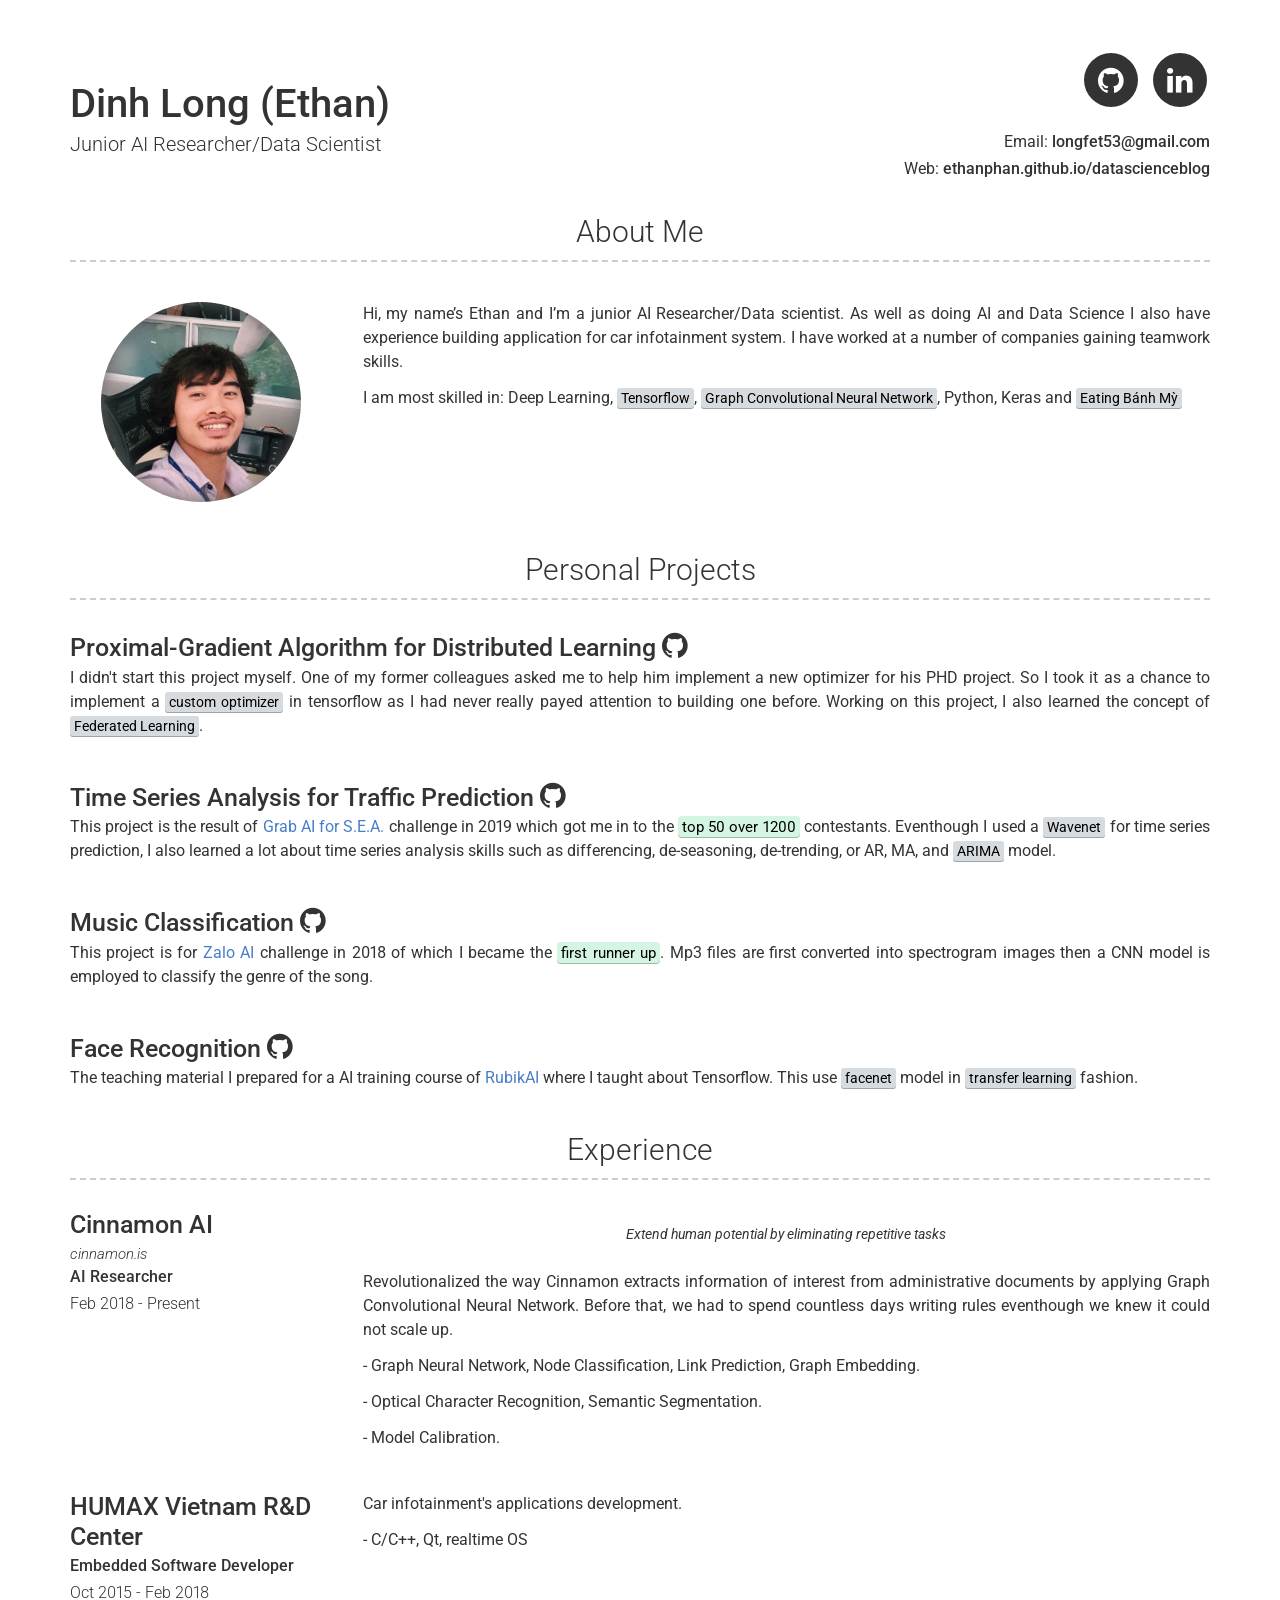
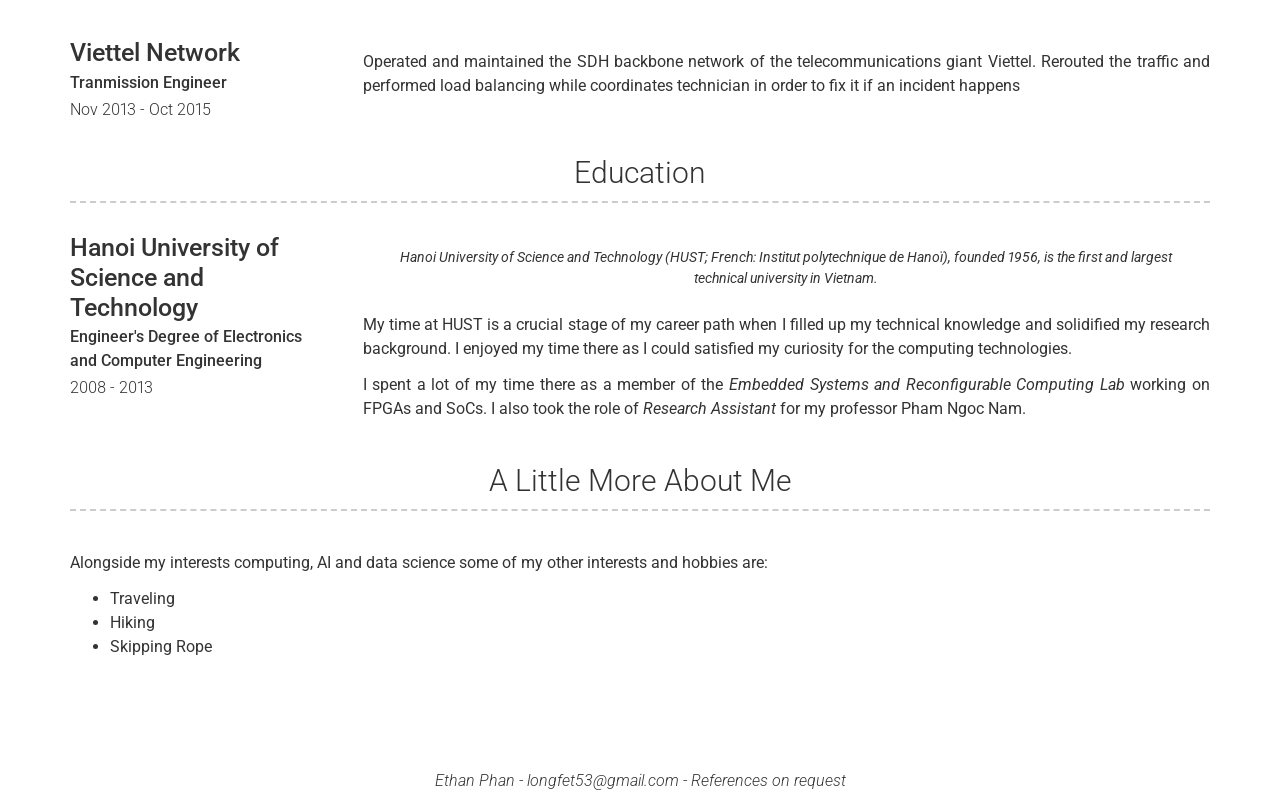
<file: index.htm>
<!DOCTYPE html>
<html lang=" en " class="ethan_phan_github_io">

<head>
    <meta http-equiv="Content-Type" content="text/html; charset=UTF-8">

    <meta http-equiv="X-UA-Compatible" content="IE=edge">
    <meta name="viewport" content="width=device-width, initial-scale=1">

    <title>Ethan Phan | Junior AI Researcher/Data Scientist</title>
    <link rel="stylesheet" href="./main.css">
    <link rel="shortcut icon" type="image/x-icon" href="https://sproogen.github.io/modern-resume-theme/">
</head>

<body data-gr-c-s-loaded="true">
    <div class="container header-contianer">
        <div class="row">
            <div class="col-xs-12 col-sm-6 col-md-6 col-lg-8 header-left">
                <h1>Dinh Long (Ethan)</h1>
                <h2>Junior AI Researcher/Data Scientist</h2>
            </div>
            <div class="col-xs-12 col-sm-6 col-md-6 col-lg-4 header-right">
                <ul class="icons no-print">
                    <li>
                        <a target="_blank" href="https://github.com/EthanPhan" class="button button--sacnite button--round-l">
                            <i class="fa fa-github" title="Github link"></i>
                        </a>
                    </li>
                    <li>
                        <a target="_blank" href="https://www.linkedin.com/in/long-phan-14300731/" class="button button--sacnite button--round-l">
                            <i class="fa fa-linkedin" title="Linkedin link"></i>
                        </a>
                    </li>
                </ul>
                <p>
                    Email: <a href="longfet53@gmail.com" target="_blank">longfet53@gmail.com</a>
                </p>
                <p>
                  Web:
                  <a href="https://ethanphan.github.io/datascienceblog/" target="_blank" class="">ethanphan.github.io/datascienceblog</a>
                </p>
            </div>
        </div>
    </div>
    <main class="page-content" aria-label="Content">
        <div class="wrapper">
            <div class="container intro-container">
                <h3>About Me</h3>
                <div class="row clearfix">
                    <div class="col-xs-12 col-sm-4 col-md-3 no-print">
                        <span class="profile-img" style="background-image: url(./images/profile.png)">
      </span></div>
                    <div class="col-xs-12 col-sm-8 col-md-9 col-print-12">
                        <p>Hi, my name’s Ethan and I’m a junior AI Researcher/Data scientist. As well as doing AI and Data Science I also have experience building application for car infotainment system. I have worked at a number of companies gaining teamwork skills.</p>

                        <p>I am most skilled in:
                          Deep Learning,
                          <mark>Tensorflow</mark>,
                          <mark>Graph Convolutional Neural Network</mark>,
                          Python,
                          Keras and
                          <mark>Eating Bánh Mỳ</mark>
                        </p>

                    </div>
                </div>
            </div>
            <div class="container projects-container">
                <h3>Personal Projects</h3>

                <div class="row clearfix layout layout-top-middle">
                    <div class="col-xs-12 col-print-12 details">
                      <h4>Proximal-Gradient Algorithm for Distributed Learning    <a href="https://github.com/EthanPhan/FederatedLearningWithSVRG" target="_blank">
                                <i class="fa fa-github" title="Federated Learning With SVRG Github link"></i>
                            </a></h4>

                    </div>
                    <div class="col-xs-12 col-print-12">
                        <p>I didn't start this project myself. One of my former colleagues asked me to help him implement a new optimizer for his PHD project. So I took it as a chance to implement a <mark>custom optimizer</mark> in tensorflow as I had never really payed attention to building one before. Working on this project, I also learned the concept of <mark>Federated Learning</mark>.</p>

                    </div>

                </div>

                <div class="row clearfix layout layout-top-middle">
                    <div class="col-xs-12 col-print-12 details">
                      <h4>Time Series Analysis for Traffic Prediction    <a href="https://github.com/EthanPhan/traffic-management" target="_blank">
                                <i class="fa fa-github" title="traffic management project Github link"></i>
                            </a></h4>
                    </div>
                    <div class="col-xs-12 col-print-12">
                      <p>This project is the result of <a href="https://www.aiforsea.com" target="_blank">Grab AI for S.E.A.</a> challenge in 2019 which got me in to the <achieve>top 50 over 1200</achieve> contestants. Eventhough I used a <mark>Wavenet</mark> for time series prediction, I also learned a lot about time series analysis skills such as differencing, de-seasoning, de-trending, or AR, MA, and <mark>ARIMA</mark> model.
                      </p>

                    </div>
                </div>

                <div class="row clearfix layout layout-top-middle">
                    <div class="col-xs-12 col-print-12 details">
                      <h4>Music Classification <a href="https://github.com/EthanPhan/" target="_blank">
                                <i class="fa fa-github" title="music classification project Github link"></i>
                            </a></h4>
                    </div>
                    <div class="col-xs-12 col-print-12">
                      <p>This project is for <a href="https://challenge.zalo.ai" target="_blank">Zalo AI</a> challenge in 2018 of which I became the <achieve>first runner up</achieve>. Mp3 files are first converted into spectrogram images then a CNN model is employed to classify the genre of the song.
                      </p>

                    </div>
                </div>

                <div class="row clearfix layout layout-top-middle">
                    <div class="col-xs-12 col-print-12 details">
                      <h4>Face Recognition <a href="https://github.com/EthanPhan/face_recognition" target="_blank">
                                <i class="fa fa-github" title="face recognition project Github link"></i>
                            </a></h4>

                    </div>
                    <div class="col-xs-12 col-print-12">
                      <p>The teaching material I prepared for a AI training course of <a href="https://www.rubikai.com" target="_blank">RubikAI</a> where I taught about Tensorflow. This use <mark>facenet</mark> model in <mark>transfer learning</mark> fashion.
                      </p>

                    </div>
                </div>

            </div>

            <div class="container experience-container">
                <h3>Experience</h3>

                <div class="row clearfix layout layout-left">
                    <div class="col-xs-12 col-sm-4 col-md-3 col-print-12 details">
                        <h4>Cinnamon AI</h4>
                        <a href="http://cinnamon.is/en/" target="_blank" class="link">cinnamon.is</a>
                        <p><b>AI Researcher</b></p>
                        <p>Feb 2018 - Present</p>
                    </div>
                    <div class="col-xs-12 col-sm-8 col-md-9 col-print-12">
                        <p class="quote">Extend human potential by eliminating repetitive tasks
                        </p>
                        <p>Revolutionalized the way Cinnamon extracts information of interest from administrative documents by applying Graph Convolutional Neural Network. Before that, we had to spend countless days writing rules eventhough we knew it could not scale up.
                        </p>

                        <p>- Graph Neural Network, Node Classification, Link Prediction, Graph Embedding.</p>
                        <p>- Optical Character Recognition, Semantic Segmentation.</p>
                        <p>- Model Calibration.</p>

                    </div>
                </div>

                <div class="row clearfix layout layout-left">
                    <div class="col-xs-12 col-sm-4 col-md-3 col-print-12 details">
                        <h4>HUMAX Vietnam R&D Center</h4>
                        <p><b>Embedded Software Developer</b></p>
                        <p>Oct 2015 - Feb 2018</p>
                    </div>
                    <div class="col-xs-12 col-sm-8 col-md-9 col-print-12">
                        <p>Car infotainment's applications development.</p>

                        <p>- C/C++, Qt, realtime OS</p>

                    </div>
                </div>

                <div class="row clearfix layout layout-left">
                    <div class="col-xs-12 col-sm-4 col-md-3 col-print-12 details">
                        <h4>Viettel Network</h4>
                        <p><b>Tranmission Engineer</b></p>
                        <p>Nov 2013 - Oct 2015</p>
                    </div>
                    <div class="col-xs-12 col-sm-8 col-md-9 col-print-12">
                        <p></p>

                        <p>Operated and maintained the SDH backbone network of the telecommunications giant Viettel. Rerouted the traffic and performed load balancing while coordinates technician in order to fix it if an incident happens</p>

                    </div>
                </div>

            </div>
            <div class="container education-container">
                <h3>Education</h3>

                <div class="row clearfix layout layout-left">
                    <div class="col-xs-12 col-sm-4 col-md-3 col-print-12 details">
                        <h4>Hanoi University of Science and Technology</h4>
                        <p><b>Engineer's Degree of Electronics and Computer Engineering</b></p>
                        <p>2008 - 2013</p>
                    </div>
                    <div class="col-xs-12 col-sm-8 col-md-9 col-print-12">
                        <p class="quote">Hanoi University of Science and Technology (HUST; French: Institut polytechnique de Hanoï), founded 1956, is the first and largest technical university in Vietnam.
                        </p>
                        <p>My time at HUST is a crucial stage of my career path when I filled up my technical knowledge and solidified my research background. I enjoyed my time there as I could satisfied my curiosity for the computing technologies.
                        </p>

                        <p> I spent a lot of my time there as a member of the <em>Embedded Systems and Reconfigurable Computing Lab</em> working on FPGAs and SoCs. I also took the role of <em>Research Assistant</em> for my professor Pham Ngoc Nam.
                        </p>

                    </div>
                </div>

            </div>
            <div class="container more-container">
                <h3>A Little More About Me</h3>
                <div class="row clearfix">
                    <div class="col-md-12">
                        <p>Alongside my interests computing, AI and data science some of my other interests and hobbies are:</p>
                        <ul>
                            <li>Traveling</li>
                            <li>Hiking</li>
                            <li>Skipping Rope</li>
                        </ul>

                    </div>
                </div>
            </div>
        </div>
    </main>
    <div class="container footer-container">
        <p>
            Ethan Phan -
            <a href="mailto:longfet53@gmail.com" target="_blank">longfet53@gmail.com</a>&nbsp;- References on request</p>
    </div>

</body>

</html>
</file>
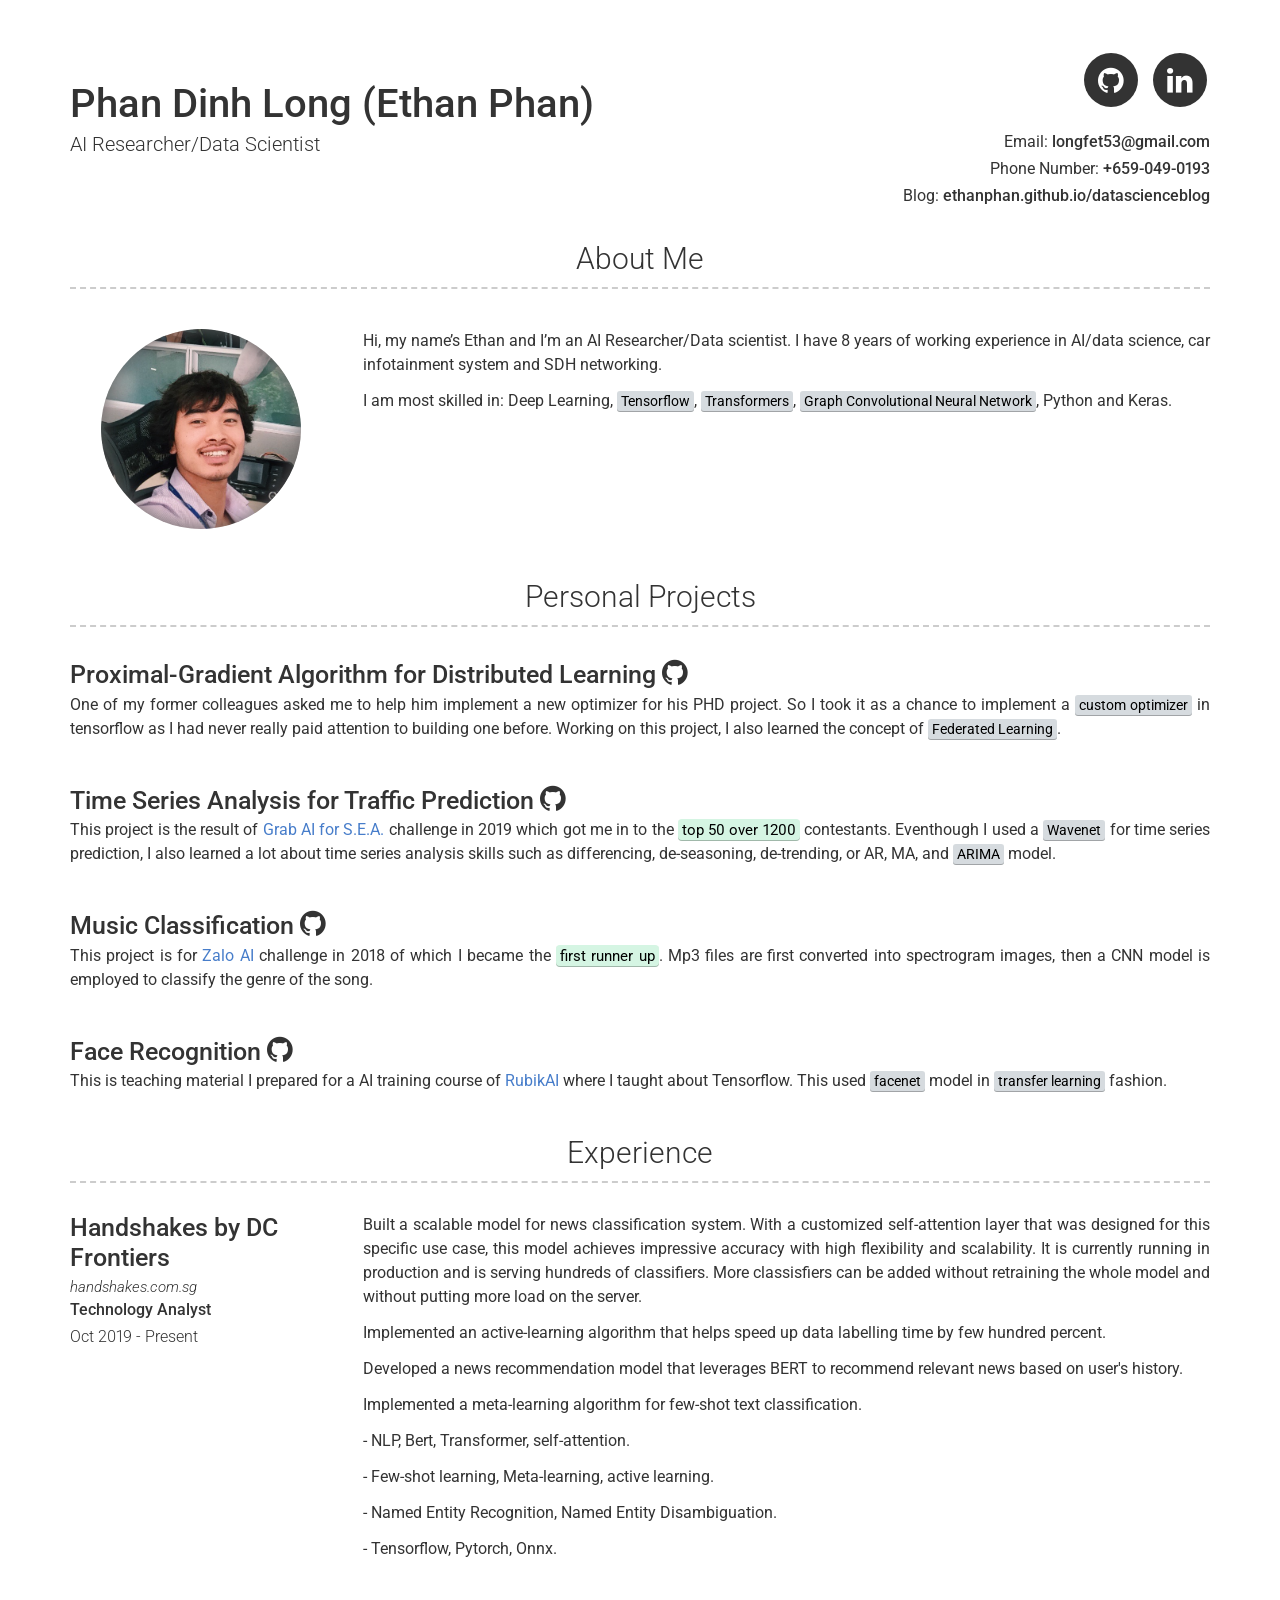
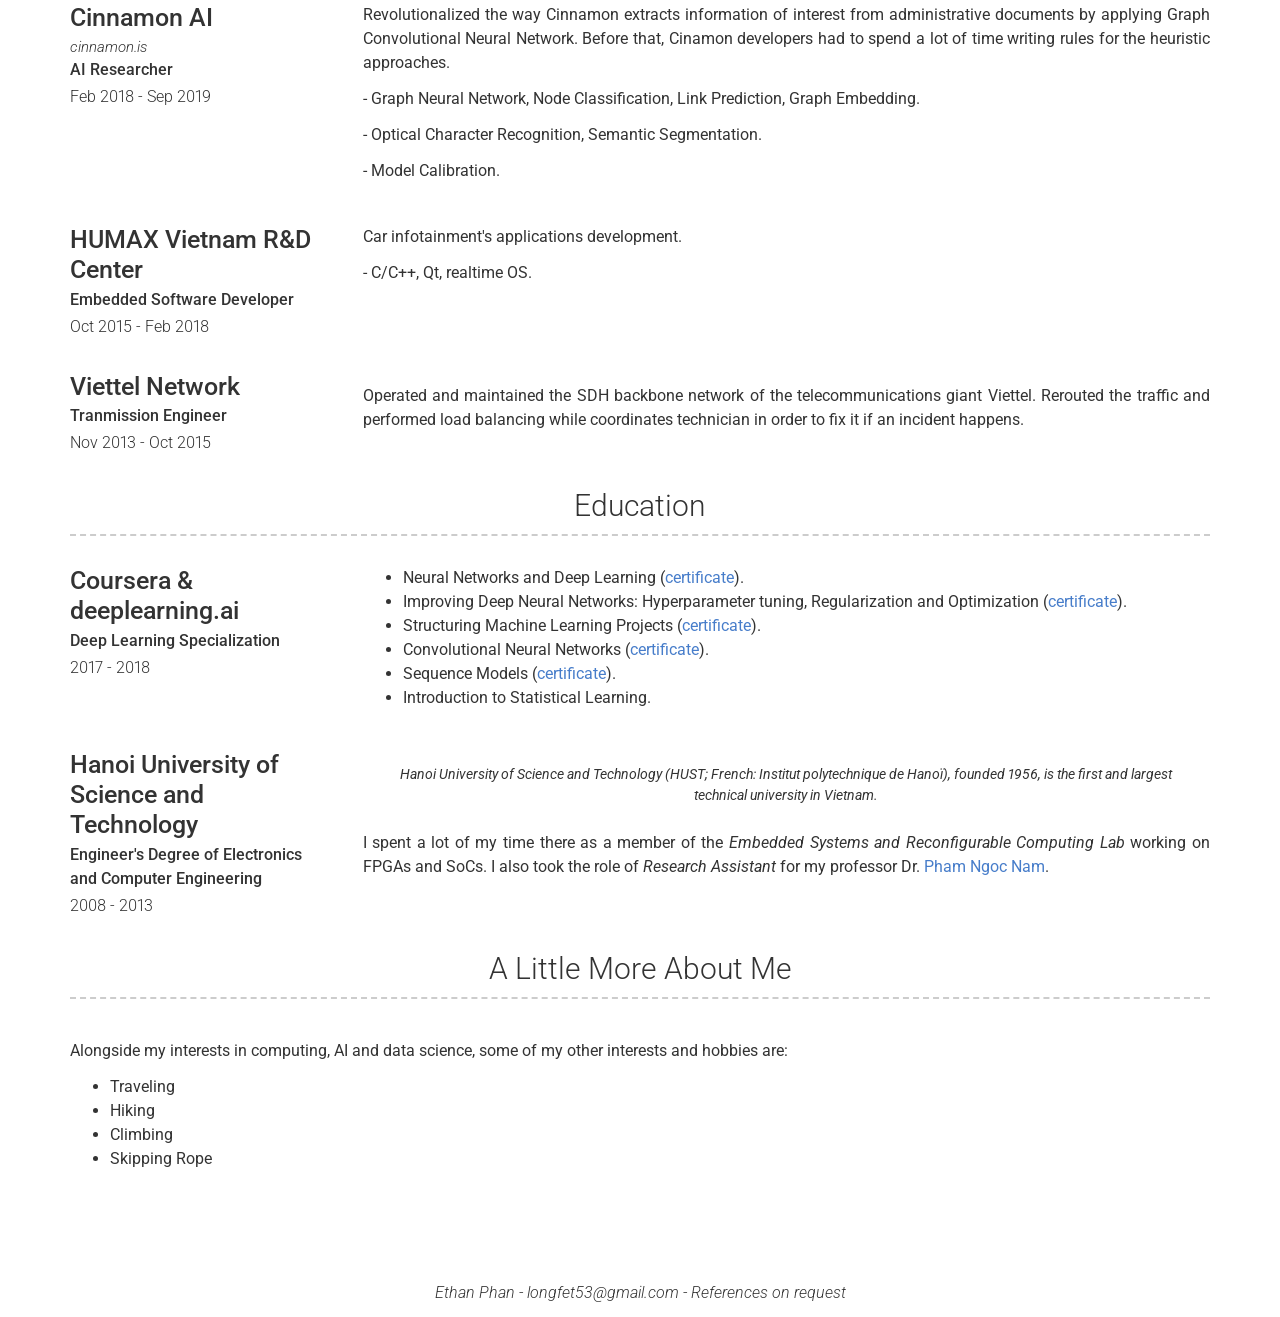
<file: index.html>
<!DOCTYPE html>
<html lang=" en " class="ethan_phan_github_io">

<head>
    <meta http-equiv="Content-Type" content="text/html; charset=UTF-8">

    <meta http-equiv="X-UA-Compatible" content="IE=edge">
    <meta name="viewport" content="width=device-width, initial-scale=1">

    <title>Ethan Phan | AI Researcher/Data Scientist</title>
    <link rel="stylesheet" href="./main.css">
    <link rel="shortcut icon" type="image/x-icon" href="https://sproogen.github.io/modern-resume-theme/">
</head>

<body data-gr-c-s-loaded="true">
    <div class="container header-contianer">
        <div class="row">
            <div class="col-xs-12 col-sm-6 col-md-6 col-lg-8 header-left">
                <h1>Phan Dinh Long (Ethan Phan)</h1>
                <h2>AI Researcher/Data Scientist</h2>
            </div>
            <div class="col-xs-12 col-sm-6 col-md-6 col-lg-4 header-right">
                <ul class="icons no-print">
                    <li>
                        <a target="_blank" href="https://github.com/EthanPhan" class="button button--sacnite button--round-l">
                            <i class="fa fa-github" title="Github link"></i>
                        </a>
                    </li>
                    <li>
                        <a target="_blank" href="https://www.linkedin.com/in/long-phan-14300731/" class="button button--sacnite button--round-l">
                            <i class="fa fa-linkedin" title="Linkedin link"></i>
                        </a>
                    </li>
                </ul>
                <p>
                    Email: <a href="longfet53@gmail.com" target="_blank">longfet53@gmail.com</a>
                </p>
                <p>
                    Phone Number: <a href="tel:+659-049-0193">+659-049-0193</a>
                </p>
                <p>
                  Blog:
                  <a href="https://ethanphan.github.io/datascienceblog/" target="_blank" class="">ethanphan.github.io/datascienceblog</a>
                </p>
            </div>
        </div>
    </div>
    <main class="page-content" aria-label="Content">
        <div class="wrapper">
            <div class="container intro-container">
                <h3>About Me</h3>
                <div class="row clearfix">
                    <div class="col-xs-12 col-sm-4 col-md-3 no-print">
                        <span class="profile-img" style="background-image: url(./images/profile.png)">
      </span></div>
                    <div class="col-xs-12 col-sm-8 col-md-9 col-print-12">
                        <p>Hi, my name’s Ethan and I’m an AI Researcher/Data scientist. I have 8 years of working experience in AI/data science, car infotainment system and SDH networking.</p>

                        <p>I am most skilled in:
                          Deep Learning,
                          <mark>Tensorflow</mark>,
                          <mark>Transformers</mark>,
                          <mark>Graph Convolutional Neural Network</mark>,
                          Python and
                          Keras.
                        </p>

                    </div>
                </div>
            </div>
            <div class="container projects-container">
                <h3>Personal Projects</h3>

                <div class="row clearfix layout layout-top-middle">
                    <div class="col-xs-12 col-print-12 details">
                      <h4>Proximal-Gradient Algorithm for Distributed Learning    <a href="https://github.com/EthanPhan/FederatedLearningWithSVRG" target="_blank">
                                <i class="fa fa-github" title="Federated Learning With SVRG Github link"></i>
                            </a></h4>

                    </div>
                    <div class="col-xs-12 col-print-12">
                        <p>One of my former colleagues asked me to help him implement a new optimizer for his PHD project. So I took it as a chance to implement a <mark>custom optimizer</mark> in tensorflow as I had never really paid attention to building one before. Working on this project, I also learned the concept of <mark>Federated Learning</mark>.</p>

                    </div>

                </div>

                <div class="row clearfix layout layout-top-middle">
                    <div class="col-xs-12 col-print-12 details">
                      <h4>Time Series Analysis for Traffic Prediction    <a href="https://github.com/EthanPhan/traffic-management" target="_blank">
                                <i class="fa fa-github" title="traffic management project Github link"></i>
                            </a></h4>
                    </div>
                    <div class="col-xs-12 col-print-12">
                      <p>This project is the result of <a href="https://www.aiforsea.com" target="_blank">Grab AI for S.E.A.</a> challenge in 2019 which got me in to the <achieve>top 50 over 1200</achieve> contestants. Eventhough I used a <mark>Wavenet</mark> for time series prediction, I also learned a lot about time series analysis skills such as differencing, de-seasoning, de-trending, or AR, MA, and <mark>ARIMA</mark> model.
                      </p>

                    </div>
                </div>

                <div class="row clearfix layout layout-top-middle">
                    <div class="col-xs-12 col-print-12 details">
                      <h4>Music Classification <a href="https://github.com/EthanPhan/" target="_blank">
                                <i class="fa fa-github" title="music classification project Github link"></i>
                            </a></h4>
                    </div>
                    <div class="col-xs-12 col-print-12">
                      <p>This project is for <a href="https://challenge.zalo.ai" target="_blank">Zalo AI</a> challenge in 2018 of which I became the <achieve>first runner up</achieve>. Mp3 files are first converted into spectrogram images, then a CNN model is employed to classify the genre of the song.
                      </p>

                    </div>
                </div>

                <div class="row clearfix layout layout-top-middle">
                    <div class="col-xs-12 col-print-12 details">
                      <h4>Face Recognition <a href="https://github.com/EthanPhan/face_recognition" target="_blank">
                                <i class="fa fa-github" title="face recognition project Github link"></i>
                            </a></h4>

                    </div>
                    <div class="col-xs-12 col-print-12">
                      <p>This is teaching material I prepared for a AI training course of <a href="https://www.rubikai.com" target="_blank">RubikAI</a> where I taught about Tensorflow. This used <mark>facenet</mark> model in <mark>transfer learning</mark> fashion.
                      </p>

                    </div>
                </div>

            </div>

            <div class="pagebreak"> </div>

            <div class="container experience-container">
                <h3>Experience</h3>

                <div class="row clearfix layout layout-left">
                    <div class="col-xs-12 col-sm-4 col-md-3 col-print-12 details">
                        <h4>Handshakes by DC Frontiers</h4>
                        <a href="https://www.handshakes.com.sg/" target="_blank" class="link">handshakes.com.sg</a>
                        <p><b>Technology Analyst</b></p>
                        <p>Oct 2019 - Present</p>
                    </div>
                    <div class="col-xs-12 col-sm-8 col-md-9 col-print-12">
                        <p>Built a scalable model for news classification system.
                          With a customized self-attention layer that was designed for this specific use case,
                          this model achieves impressive accuracy with high flexibility and scalability.
                          It is currently running in production and is serving hundreds of classifiers.
                          More classisfiers can be added without retraining the whole model and without putting more load on the server.
                        </p>
                        <p>Implemented an active-learning algorithm that helps speed up data labelling time by few hundred percent.
                        </p>
                        <p>Developed a news recommendation model that leverages BERT to recommend relevant news based on user's history.
                        </p>
                        <p>Implemented a meta-learning algorithm for few-shot text classification.
                        </p>

                        <p>- NLP, Bert, Transformer, self-attention.</p>
                        <p>- Few-shot learning, Meta-learning, active learning.</p>
                        <p>- Named Entity Recognition, Named Entity Disambiguation.</p>
                        <p>- Tensorflow, Pytorch, Onnx.</p>

                    </div>
                </div>

                <div class="row clearfix layout layout-left">
                    <div class="col-xs-12 col-sm-4 col-md-3 col-print-12 details">
                        <h4>Cinnamon AI</h4>
                        <a href="http://cinnamon.is/en/" target="_blank" class="link">cinnamon.is</a>
                        <p><b>AI Researcher</b></p>
                        <p>Feb 2018 - Sep 2019</p>
                    </div>
                    <div class="col-xs-12 col-sm-8 col-md-9 col-print-12">
                        <p>Revolutionalized the way Cinnamon extracts information of interest from administrative documents by applying Graph Convolutional Neural Network. Before that, Cinamon developers had to spend a lot of time writing rules for the heuristic approaches.
                        </p>

                        <p>- Graph Neural Network, Node Classification, Link Prediction, Graph Embedding.</p>
                        <p>- Optical Character Recognition, Semantic Segmentation.</p>
                        <p>- Model Calibration.</p>

                    </div>
                </div>

                <div class="row clearfix layout layout-left">
                    <div class="col-xs-12 col-sm-4 col-md-3 col-print-12 details">
                        <h4>HUMAX Vietnam R&D Center</h4>
                        <p><b>Embedded Software Developer</b></p>
                        <p>Oct 2015 - Feb 2018</p>
                    </div>
                    <div class="col-xs-12 col-sm-8 col-md-9 col-print-12">
                        <p>Car infotainment's applications development.</p>

                        <p>- C/C++, Qt, realtime OS.</p>

                    </div>
                </div>

                <div class="row clearfix layout layout-left">
                    <div class="col-xs-12 col-sm-4 col-md-3 col-print-12 details">
                        <h4>Viettel Network</h4>
                        <p><b>Tranmission Engineer</b></p>
                        <p>Nov 2013 - Oct 2015</p>
                    </div>
                    <div class="col-xs-12 col-sm-8 col-md-9 col-print-12">
                        <p></p>

                        <p>Operated and maintained the SDH backbone network of the telecommunications giant Viettel. Rerouted the traffic and performed load balancing while coordinates technician in order to fix it if an incident happens.</p>

                    </div>
                </div>

            </div>
            <div class="container education-container">
              <h3>Education</h3>

                  <div class="row clearfix layout layout-left">
                    <div class="col-xs-12 col-sm-4 col-md-3 col-print-12 details">
                        <h4>Coursera & deeplearning.ai</h4>
                        <p><b>Deep Learning Specialization</b></p>
                        <p>2017 - 2018</p>
                    </div>
                    <div class="col-xs-12 col-sm-8 col-md-9 col-print-12">
                      <ul>
                        <li>Neural Networks and Deep Learning (<a href="https://www.coursera.org/account/accomplishments/verify/W2GZLK2BCS2L" target="_blank">certificate</a>).</li>
                        <li>Improving Deep Neural Networks: Hyperparameter tuning, Regularization and Optimization (<a href="https://www.coursera.org/account/accomplishments/verify/ZULXXKD2YTNQ" target="_blank">certificate</a>).</li>
                        <li>Structuring Machine Learning Projects (<a href="https://www.coursera.org/account/accomplishments/verify/CKZYRFBMUNT2" target="_blank">certificate</a>).</li>
                        <li>Convolutional Neural Networks (<a href="https://www.coursera.org/account/accomplishments/verify/9AKWKFGE9QNB" target="_blank">certificate</a>).</li>
                        <li>Sequence Models (<a href="https://www.coursera.org/account/accomplishments/verify/ZKHPCKE93C6W" target="_blank">certificate</a>).</li>
                        <li>Introduction to Statistical Learning.</li>
                      </ul>

                    </div>
                </div>

                <div class="row clearfix layout layout-left">
                    <div class="col-xs-12 col-sm-4 col-md-3 col-print-12 details">
                        <h4>Hanoi University of Science and Technology</h4>
                        <p><b>Engineer's Degree of Electronics and Computer Engineering</b></p>
                        <p>2008 - 2013</p>
                    </div>
                    <div class="col-xs-12 col-sm-8 col-md-9 col-print-12">
                        <p class="quote">Hanoi University of Science and Technology (HUST; French: Institut polytechnique de Hanoï), founded 1956, is the first and largest technical university in Vietnam.
                        </p>
                        <p> I spent a lot of my time there as a member of the <em>Embedded Systems and Reconfigurable Computing Lab</em> working on FPGAs and SoCs. I also took the role of <em>Research Assistant</em> for my professor Dr. <a href="http://set.hust.edu.vn/index.php/vi/donvi/dtth/78-phamngocnam" target="_blank">Pham Ngoc Nam</a>.
                        </p>

                    </div>
                </div>

            </div>
            <div class="container more-container">
                <h3>A Little More About Me</h3>
                <div class="row clearfix">
                    <div class="col-md-12">
                        <p>Alongside my interests in computing, AI and data science, some of my other interests and hobbies are:</p>
                        <ul>
                            <li>Traveling</li>
                            <li>Hiking</li>
                            <li>Climbing</li>
                            <li>Skipping Rope</li>
                        </ul>

                    </div>
                </div>
            </div>
        </div>
    </main>
    <div class="container footer-container">
        <p>
            Ethan Phan -
            <a href="mailto:longfet53@gmail.com" target="_blank">longfet53@gmail.com</a>&nbsp;- References on request</p>
    </div>

</body>

</html>
</file>
<file: main.css>
@import url(https://fonts.googleapis.com/css?family=Roboto:100,300,400,700,500,500italic,400italic,300italic,100italic,700italic);
@import url(https://maxcdn.bootstrapcdn.com/bootstrap/3.3.5/css/bootstrap.min.css);
@import url(http://netdna.bootstrapcdn.com/font-awesome/4.7.0/css/font-awesome.css);
@import url(//maxcdn.bootstrapcdn.com/font-awesome/4.2.0/css/font-awesome.min.css);
button,
input[type="button"],
input[type="reset"],
input[type="submit"] {
	appearance: none;
	background-color: #477dca;
	border: 0;
	border-radius: 3px;
	color: #fff;
	cursor: pointer;
	display: inline-block;
	font-family: "Helvetica Neue", "Helvetica", "Roboto", "Arial", sans-serif;
	font-size: 1em;
	-webkit-font-smoothing: antialiased;
	font-weight: 600;
	line-height: 1;
	padding: 0.75em 1.5em;
	text-decoration: none;
	transition: background-color 150ms ease;
	user-select: none;
	vertical-align: middle;
	white-space: nowrap
}

button:hover,
button:focus,
input[type="button"]:hover,
input[type="button"]:focus,
input[type="reset"]:hover,
input[type="reset"]:focus,
input[type="submit"]:hover,
input[type="submit"]:focus {
	background-color: #3964a2;
	color: #fff
}

button:disabled,
input[type="button"]:disabled,
input[type="reset"]:disabled,
input[type="submit"]:disabled {
	cursor: not-allowed;
	opacity: 0.5
}

button:disabled:hover,
input[type="button"]:disabled:hover,
input[type="reset"]:disabled:hover,
input[type="submit"]:disabled:hover {
	background-color: #477dca
}

fieldset {
	background-color: #f7f7f7;
	border: 1px solid #ddd;
	margin: 0 0 0.75em;
	padding: 1.5em
}

input,
label,
select {
	display: block;
	font-family: "Helvetica Neue", "Helvetica", "Roboto", "Arial", sans-serif;
	font-size: 1em
}

label {
	font-weight: 600;
	margin-bottom: 0.375em
}

label.required::after {
	content: "*"
}

label abbr {
	display: none
}

select {
	margin-bottom: 1.5em;
	max-width: 100%;
	width: auto
}

dl {
	margin-bottom: 0.75em
}

dl dt {
	font-weight: bold;
	margin-top: 0.75em
}

dl dd {
	margin: 0
}

table {
	border-collapse: collapse;
	font-feature-settings: "kern", "liga", "tnum";
	margin: 0.75em 0;
	table-layout: fixed;
	width: 100%
}

th {
	border-bottom: 1px solid #a6a6a6;
	font-weight: 600;
	padding: 0.75em 0;
	text-align: left
}

td {
	border-bottom: 1px solid #ddd;
	padding: 0.75em 0
}

tr,
td,
th {
	vertical-align: middle
}

hr {
	border-bottom: 1px solid #ddd;
	border-left: 0;
	border-right: 0;
	border-top: 0;
	margin: 1.5em 0
}

img,
picture {
	margin: 0;
	max-width: 100%
}

html {
	box-sizing: border-box
}

*,
*::after,
*::before {
	box-sizing: inherit
}

.btn {
	border: none;
	font-family: inherit;
	font-size: inherit;
	color: inherit;
	background: none;
	cursor: pointer;
	padding: 18px 60px;
	display: inline-block;
	margin: 15px 30px;
	text-transform: uppercase;
	letter-spacing: 1px;
	font-weight: 700;
	outline: none;
	position: relative;
	-webkit-transition: all 0.3s;
	-moz-transition: all 0.3s;
	transition: all 0.3s;
	border-radius: 0;
	background: #DEDEDE;
	color: #4C4C4C
}

.btn:focus {
	background: #DEDEDE;
	color: #4C4C4C
}

.btn:hover {
	background: #CCCCCC;
	color: #4C4C4C
}

.btn:active {
	top: 2px
}

.btn.disabled {
	background: #EAEAEA;
	color: #9E9E9E;
	cursor: default;
	top: 0px
}

body {
	background: #ffffff;
	font-family: Roboto, sans-serif;
	-webkit-font-smoothing: antialiased
}

.center-text {
	text-align: center
}

.container {
	margin-top: 30px
}

@media print {
	.container {
		margin-top: 20px
	}
}

.header-contianer {
	margin-top: 50px
}

.header-right {
	text-align: right
}

.header-left {
	margin-top: 30px
}

@media print {
	.header-left {
		margin-top: 0px
	}
}

.header-right p {
	font-size: 1.6em;
	text-align: right
}

@media print {
	a[href]:after {
		content: none !important
	}
	img[src]:after {
		content: none !important
	}
	.col-sm-1,
	.col-sm-2,
	.col-sm-3,
	.col-sm-4,
	.col-sm-5,
	.col-sm-6,
	.col-sm-7,
	.col-sm-8,
	.col-sm-9,
	.col-sm-10,
	.col-sm-11,
	.col-sm-12 {
		float: left
	}
	.col-sm-12 {
		width: 100%
	}
	.col-sm-11 {
		width: 91.66666667%
	}
	.col-sm-10 {
		width: 83.33333333%
	}
	.col-sm-9 {
		width: 75%
	}
	.col-sm-8 {
		width: 66.66666667%
	}
	.col-sm-7 {
		width: 58.33333333%
	}
	.col-sm-6 {
		width: 50%
	}
	.col-sm-5 {
		width: 41.66666667%
	}
	.col-sm-4 {
		width: 33.33333333%
	}
	.col-sm-3 {
		width: 25%
	}
	.col-sm-2 {
		width: 16.66666667%
	}
	.col-sm-1 {
		width: 8.33333333%
	}
	.col-print-12 {
		width: 100%
	}
	.no-print,
	.no-print * {
		display: none !important
	}
}

.button--sacnite::before {
	content: '';
	position: absolute;
	top: 0;
	left: 0;
	width: 100%;
	height: 100%;
	border-radius: inherit;
	z-index: -1;
	box-shadow: inset 0 0 0 35px #333;
	-webkit-transform: scale3d(0.9, 0.9, 1);
	transform: scale3d(0.9, 0.9, 1);
	-webkit-transition: box-shadow 0.3s, -webkit-transform 0.3;
	transition: box-shadow 0.3s, transform 0.3s
}

.button {
	float: left;
	min-width: 150px;
	max-width: 250px;
	display: block;
	margin: 1em;
	padding: 1em 2em;
	border: none;
	background: none;
	color: inherit;
	vertical-align: middle;
	position: relative;
	z-index: 1;
	-webkit-backface-visibility: hidden;
	-moz-osx-font-smoothing: grayscale
}

.button--round-l {
	border-radius: 40px
}

.button {
	border-radius: 0;
	float: none;
	margin: 0 auto;
	margin-top: 0px;
	padding: 5px 20px;
	display: inline-block;
	font-weight: 400;
	max-width: 400px
}

.button.button--sacnite {
	width: 60px;
	height: 60px;
	min-width: 0;
	padding: 0;
	color: #fff;
	-webkit-transition: color 0.3s;
	transition: color 0.3s
}

.button--sacnite:hover {
	color: #333
}

.button--sacnite:hover::before {
	box-shadow: inset 0 0 0 2px #333;
	-webkit-transform: scale3d(1, 1, 1);
	transform: scale3d(1, 1, 1)
}

body {
	color: #333;
	font-family: Roboto, sans-serif;
	font-feature-settings: "kern", "liga", "pnum";
	font-size: 1em;
	line-height: 1.5
}

@media print {
	body {
		font-size: 0.9em
	}
}

h1,
h2,
h3,
h4,
h5,
h6 {
	font-family: Roboto, sans-serif;
	font-size: 1em;
	line-height: 1.2;
	margin: 0 0 0.75em
}

p {
	margin: 0 0 0.75em
}

a {
	color: #477dca;
	transition: color 150ms ease
}

a:active,
a:focus,
a:hover {
	color: #355e98
}

h1 {
	font-size: 4em;
	margin-bottom: 0.1em;
	font-weight: 500
}

h2 {
	font-weight: 300;
	font-size: 2em
}

h3 {
	font-weight: 300;
	font-size: 3em;
	text-align: center;
	border-bottom: dashed 2px #CCCCCC;
	padding-bottom: 10px;
	margin-bottom: 40px
}

@media print {
	h3 {
		margin-bottom: 20px
	}
}

h4 {
	font-weight: 300;
	font-size: 2.5em;
	margin-bottom: 3px
}

p,
ul {
	font-size: 1.6em;
	text-align: justify
}

a i {
	font-size: 1.6em
}

mark_old {
	padding: 2px 4px;
	font-size: 90%;
	color: #fff;
	background-color: #333;
	border-radius: 3px;
	-webkit-box-shadow: inset 0 -1px 0 rgba(0, 0, 0, 0.25);
	box-shadow: inset 0 -1px 0 rgba(0, 0, 0, 0.25)
}

mark {
	padding: 2px 4px;
	font-size: 90%;
	color: #000;
	background-color: #D6DBDF;
	border-radius: 3px;
	-webkit-box-shadow: inset 0 -1px 0 rgba(0, 0, 0, 0.25);
	box-shadow: inset 0 -1px 0 rgba(0, 0, 0, 0.25)
}

achieve {
	padding: 2px 4px;
	font-size: 95%;
	color: #000;
	background-color: #D5F5E3;
	border-radius: 4px;
	-webkit-box-shadow: inset 0 -1px 0 rgba(0, 0, 0, 0.25);
	box-shadow: inset 0 -1px 0 rgba(0, 0, 0, 0.25)
}

ul.icons a:hover {
	background: rgba(0, 0, 0, 0.025)
}

ul.icons li {
	display: inline-block;
	padding-left: 0.75em
}

ul.icons a {
	-moz-transition: background-color 0.25s ease-in-out;
	-webkit-transition: background-color 0.25s ease-in-out;
	-ms-transition: background-color 0.25s ease-in-out;
	transition: background-color 0.25s ease-in-out;
	display: inline-block;
	width: 2.75em;
	height: 2.75em;
	line-height: 2.8em;
	text-align: center;
	border: 0;
	box-shadow: none;
	padding: 0;
	border-radius: 100%;
	color: #aaa
}

.icons i {
	font-size: 30px;
	line-height: 60px
}

.icons {
	padding: 0;
	font-size: 1em;
	margin-bottom: 20px;
	text-align: right
}

@media screen and (max-width: 768px) {
	.icons {
		text-align: center
	}
}

.header-right p {
	margin-bottom: 3px
}

.header-right a {
	color: inherit;
	font-weight: 500
}

@media screen and (max-width: 768px) {
	.header-contianer div {
		text-align: center
	}
	.header-right p {
		text-align: center
	}
	.header-left {
		margin-top: 0px
	}
}

.profile-img {
	width: 200px;
	height: 200px;
	margin: 0 auto;
	margin-bottom: 20px;
	display: block;
	border-radius: 100px;
	background-size: cover;
	background-position: center;
	background-repeat: repeat, no-repeat;
	-moz-box-shadow: inset 0 0 20px #636161;
	-webkit-box-shadow: inset 0 0 20px #636161;
	box-shadow: inset 0 0 20px #636161
}

.into-text-1 {
	margin-top: 30px
}

@media only screen and (max-width: 992px) {
	.into-text-1 {
		margin-top: 20px
	}
}

.projects-container h3,
.experience-container h3,
.education-container h3 {
	margin-bottom: 0
}

.layout {
	margin-top: 3em
}

.layout .details {
	text-align: left
}

.layout .details p {
	margin-bottom: 3px;
	font-size: 1.6em;
	text-align: inherit;
	font-weight: 300
}

.layout .details p b {
	font-weight: 500
}

@media screen and (max-width: 768px) {
	.layout .details {
		text-align: center
	}
	.layout .details p {
		text-align: center
	}
}

.layout .details a {
	color: inherit;
	font-style: italic;
	font-weight: 300
}

.layout .details .fa {
	font-size: 2em
}

.layout .details .link {
	font-size: 1.5em
}

.layout .details h4 {
	text-align: left;
	margin-bottom: 0.1em;
	font-weight: 500
}

@media print {
	.layout .details h4 {
		margin-bottom: 0.2em
	}
}

.layout .details h4 a {
	font-weight: 500;
	font-size: .6em
}

.layout-right .details,
.layout-top-right .details {
	text-align: right
}

.layout-top-middle .details {
	text-align: center
}

.footer-container {
	margin-top: 100px
}

.footer-container p {
	text-align: center;
	font-style: italic;
	font-weight: 300
}

.footer-container a {
	color: inherit;
	font-style: italic;
	font-weight: 300
}

.page-content {
	padding: 0
}

.contact a {
	line-height: 50px;
	margin-left: 30px;
	color: #BBBBBB;
	-webkit-transition: color 0.4s ease;
	-moz-transition: color 0.4s ease;
	transition: color 0.4s ease
}

.contact a:hover {
	color: #4C4C4C
}

p.quote {
	font-size: 1.4em;
	font-style: italic;
	padding: 1em 2.5em;
	text-align: center
}

@media print {
	p.quote {
		text-align: left;
		padding: 0em 1em;
		margin-top: 1em
	}
}

@media print {
    .pagebreak { page-break-before: always; } /* page-break-after works, as well */
}
</file>
